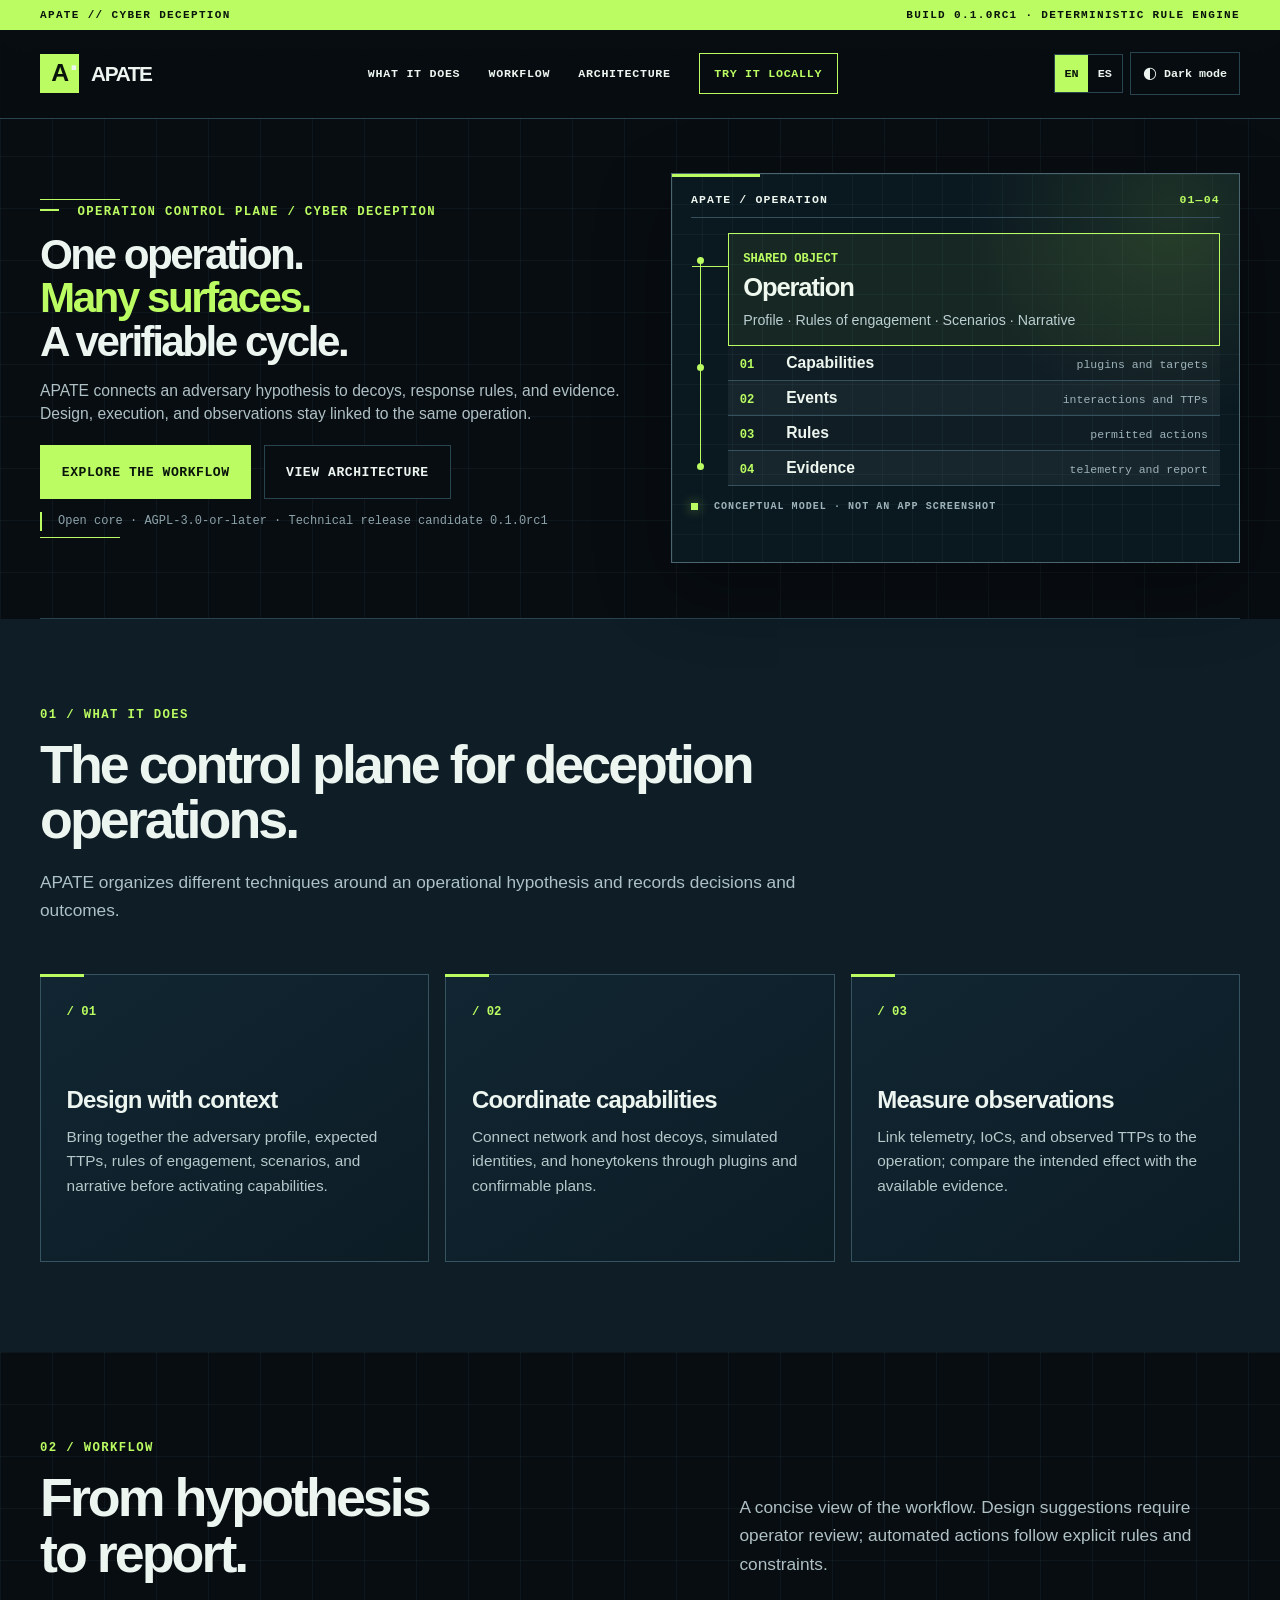
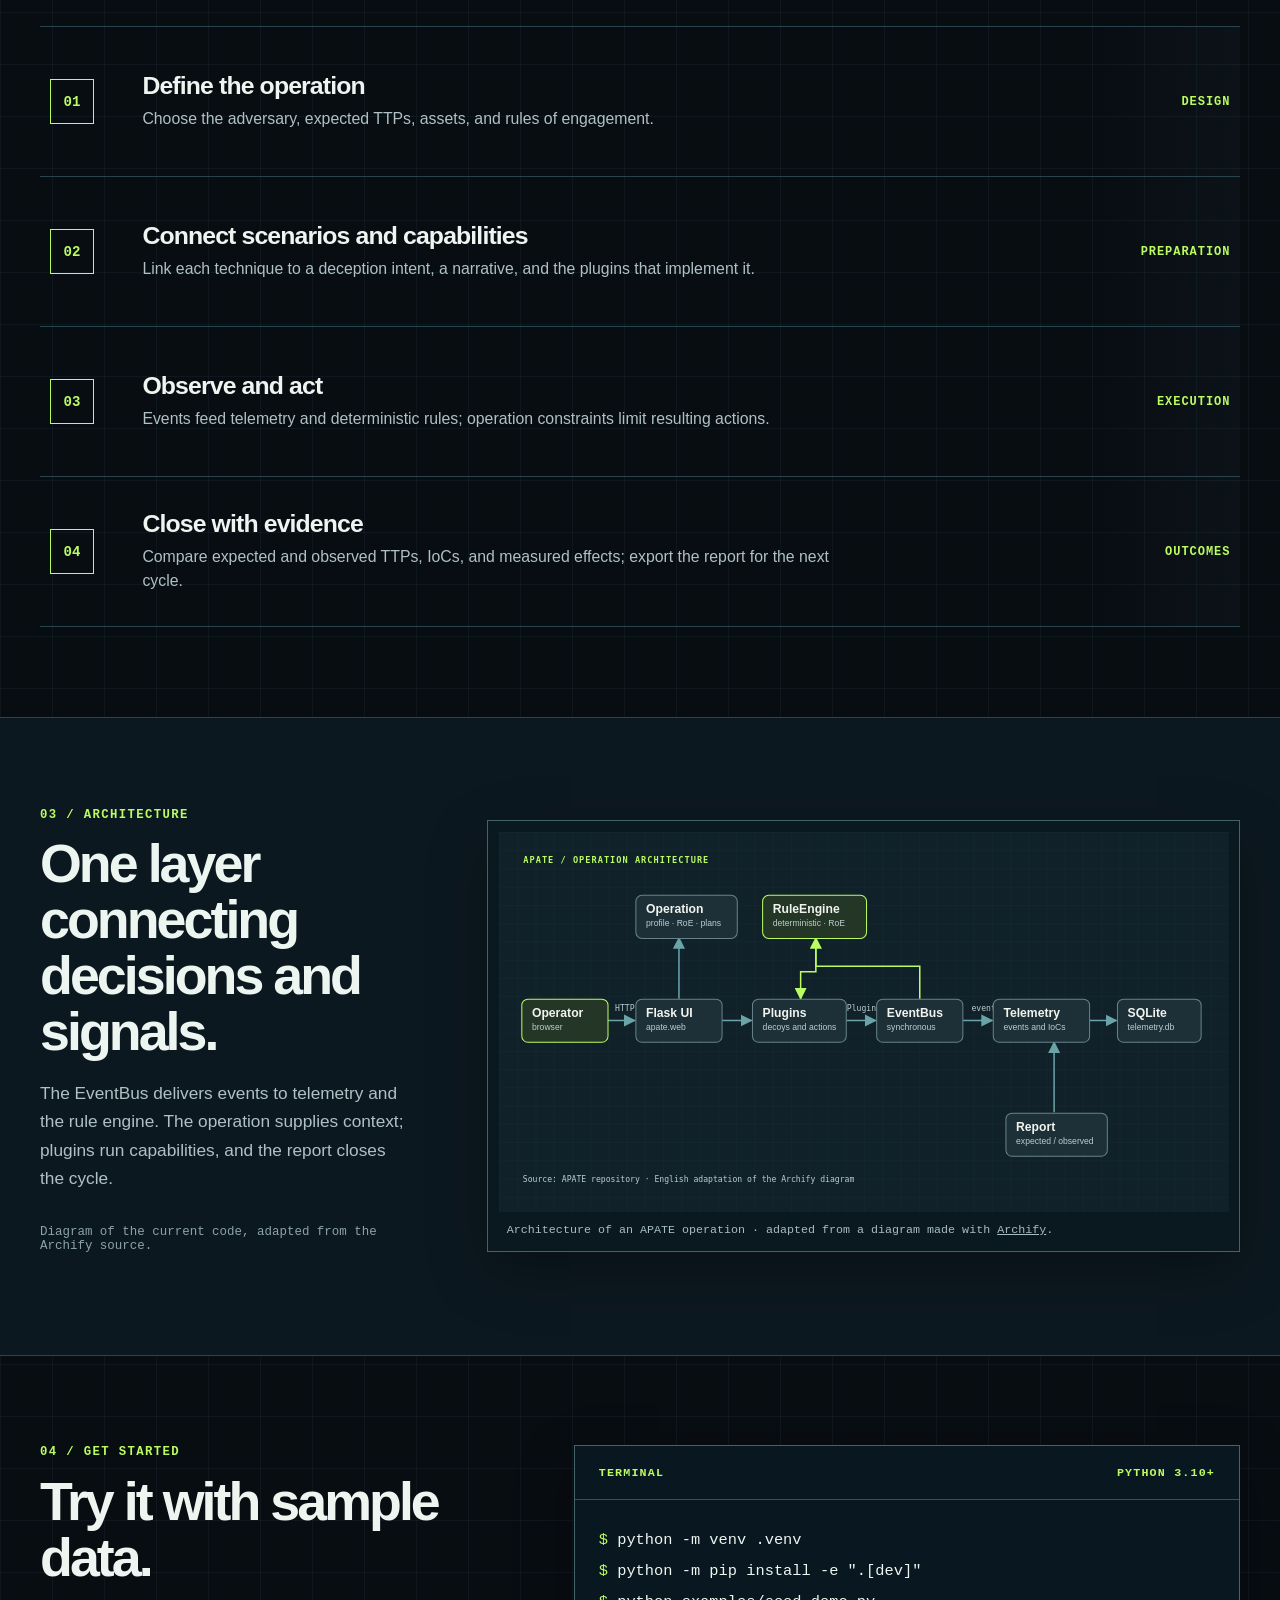
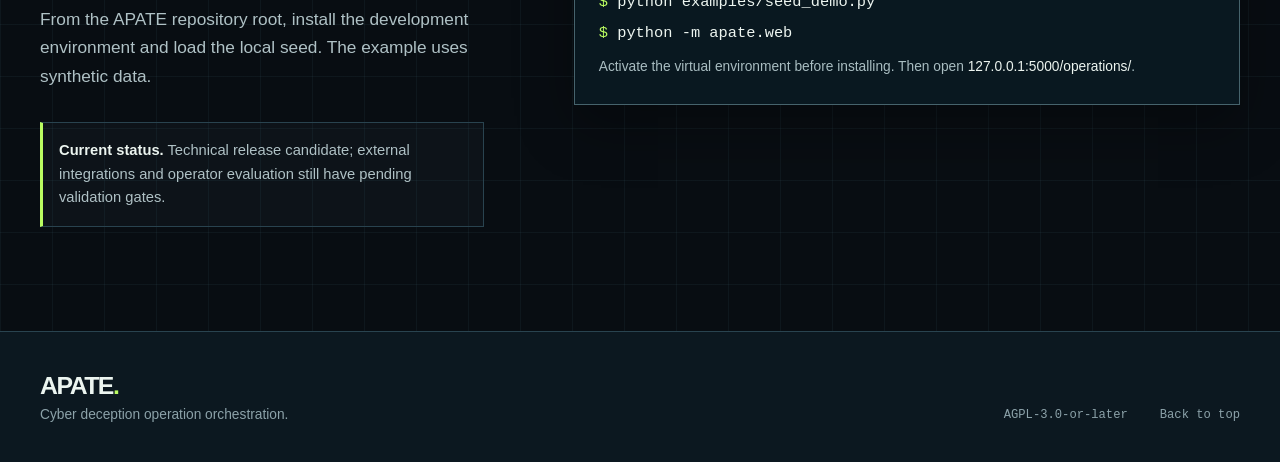
<file: index.html>
<!doctype html>
<html lang="en">
<head>
  <meta charset="utf-8">
  <meta name="viewport" content="width=device-width, initial-scale=1">
  <meta name="theme-color" content="#080d12">
  <meta name="description" content="APATE coordinates cyber deception operations: design, capabilities, deterministic rules, telemetry, and outcomes in one cycle.">
  <title>APATE — cyber deception operations</title>
  <link rel="icon" href="assets/favicon.svg" type="image/svg+xml">
  <script src="site.js"></script>
  <link rel="stylesheet" href="styles.css?v=hero-compact-3">
</head>
<body>
  <a class="skip-link" href="#contenido">Skip to content</a>
  <div class="system-bar"><div class="shell system-bar-inner"><span>APATE // CYBER DECEPTION</span><span>BUILD 0.1.0RC1 · DETERMINISTIC RULE ENGINE</span></div></div>
  <header class="site-header">
    <div class="shell header-inner">
      <a class="wordmark" href="#inicio" aria-label="APATE, back to top"><span class="wordmark-mark" aria-hidden="true">A<span class="mark-dot">.</span></span><span>APATE</span></a>
      <nav class="nav" aria-label="Main navigation">
        <a href="#que-hace">What it does</a>
        <a href="#flujo">Workflow</a>
        <a href="#arquitectura">Architecture</a>
        <a class="nav-cta" href="#probar">Try it locally</a>
      </nav>
      <div class="header-controls">
        <div class="language-toggle" role="group" aria-label="Site language">
          <a href="index.html?lang=en" lang="en" hreflang="en" aria-current="page" data-language-choice="en">EN</a>
          <a href="es/index.html?lang=es" lang="es" hreflang="es" data-language-choice="es">ES</a>
        </div>
        <button class="theme-toggle" type="button" data-theme-toggle aria-label="Dark mode" aria-pressed="false"><span class="theme-symbol" aria-hidden="true">◐</span><span>Dark mode</span></button>
      </div>
    </div>
  </header>

  <main id="contenido">
    <section class="hero shell" id="inicio" aria-labelledby="hero-title">
      <div class="hero-copy">
        <p class="eyebrow"><span class="eyebrow-line"></span> OPERATION CONTROL PLANE / CYBER DECEPTION</p>
        <h1 id="hero-title">One operation.<br><em>Many surfaces.</em><br>A verifiable cycle.</h1>
        <p class="hero-lede">APATE connects an adversary hypothesis to decoys, response rules, and evidence. Design, execution, and observations stay linked to the same operation.</p>
        <div class="hero-actions">
          <a class="button button-primary" href="#flujo">Explore the workflow</a>
          <a class="button button-secondary" href="#arquitectura">View architecture</a>
        </div>
        <p class="hero-note">Open core · AGPL-3.0-or-later · Technical release candidate 0.1.0rc1</p>
      </div>

      <div class="hero-visual" role="img" aria-label="Conceptual operation model: profile, rules, capabilities, and evidence">
        <div class="visual-top"><span>APATE / OPERATION</span><span class="visual-id">01—04</span></div>
        <div class="visual-grid">
          <div class="visual-main">
            <span class="visual-label">SHARED OBJECT</span>
            <strong>Operation</strong>
            <p>Profile · Rules of engagement · Scenarios · Narrative</p>
          </div>
          <div class="visual-rail" aria-hidden="true"><span></span><span></span><span></span></div>
          <div class="visual-step"><span class="visual-index">01</span><span>Capabilities</span><small>plugins and targets</small></div>
          <div class="visual-step"><span class="visual-index">02</span><span>Events</span><small>interactions and TTPs</small></div>
          <div class="visual-step"><span class="visual-index">03</span><span>Rules</span><small>permitted actions</small></div>
          <div class="visual-step"><span class="visual-index">04</span><span>Evidence</span><small>telemetry and report</small></div>
        </div>
        <div class="visual-bottom"><span class="visual-pulse" aria-hidden="true"></span><span>CONCEPTUAL MODEL · NOT AN APP SCREENSHOT</span></div>
      </div>
    </section>

    <section class="section section-dark" id="que-hace" aria-labelledby="que-hace-title">
      <div class="shell">
        <div class="section-heading"><p class="eyebrow">01 / WHAT IT DOES</p><h2 id="que-hace-title">The control plane for deception operations.</h2><p>APATE organizes different techniques around an operational hypothesis and records decisions and outcomes.</p></div>
        <div class="feature-grid">
          <article class="feature"><span class="feature-number">/ 01</span><h3>Design with context</h3><p>Bring together the adversary profile, expected TTPs, rules of engagement, scenarios, and narrative before activating capabilities.</p></article>
          <article class="feature"><span class="feature-number">/ 02</span><h3>Coordinate capabilities</h3><p>Connect network and host decoys, simulated identities, and honeytokens through plugins and confirmable plans.</p></article>
          <article class="feature"><span class="feature-number">/ 03</span><h3>Measure observations</h3><p>Link telemetry, IoCs, and observed TTPs to the operation; compare the intended effect with the available evidence.</p></article>
        </div>
      </div>
    </section>

    <section class="section section-flow shell" id="flujo" aria-labelledby="flujo-title">
      <div class="section-heading section-heading-split"><div><p class="eyebrow">02 / WORKFLOW</p><h2 id="flujo-title">From hypothesis<br>to report.</h2></div><p>A concise view of the workflow. Design suggestions require operator review; automated actions follow explicit rules and constraints.</p></div>
      <ol class="flow-list">
        <li><span class="flow-num">01</span><div><h3>Define the operation</h3><p>Choose the adversary, expected TTPs, assets, and rules of engagement.</p></div><span class="flow-keyword">DESIGN</span></li>
        <li><span class="flow-num">02</span><div><h3>Connect scenarios and capabilities</h3><p>Link each technique to a deception intent, a narrative, and the plugins that implement it.</p></div><span class="flow-keyword">PREPARATION</span></li>
        <li><span class="flow-num">03</span><div><h3>Observe and act</h3><p>Events feed telemetry and deterministic rules; operation constraints limit resulting actions.</p></div><span class="flow-keyword">EXECUTION</span></li>
        <li><span class="flow-num">04</span><div><h3>Close with evidence</h3><p>Compare expected and observed TTPs, IoCs, and measured effects; export the report for the next cycle.</p></div><span class="flow-keyword">OUTCOMES</span></li>
      </ol>
    </section>

    <section class="section section-architecture" id="arquitectura" aria-labelledby="arquitectura-title">
      <div class="shell architecture-layout">
        <div class="architecture-copy"><p class="eyebrow">03 / ARCHITECTURE</p><h2 id="arquitectura-title">One layer connecting decisions and signals.</h2><p>The EventBus delivers events to telemetry and the rule engine. The operation supplies context; plugins run capabilities, and the report closes the cycle.</p><p class="architecture-caption">Diagram of the current code, adapted from the Archify source.</p></div>
        <figure class="architecture-figure"><img src="assets/apate-architecture-en.svg" alt="APATE architecture: operator and interface, operation, plugins, EventBus, rule engine, SQLite telemetry, and report" width="1440" height="750" loading="lazy"><figcaption>Architecture of an APATE operation · adapted from a diagram made with <a href="https://github.com/tt-a1i/archify">Archify</a>.</figcaption></figure>
      </div>
    </section>

    <section class="section section-try shell" id="probar" aria-labelledby="probar-title">
      <div class="try-copy"><p class="eyebrow">04 / GET STARTED</p><h2 id="probar-title">Try it with sample data.</h2><p>From the APATE repository root, install the development environment and load the local seed. The example uses synthetic data.</p><p class="status-note"><strong>Current status.</strong> Technical release candidate; external integrations and operator evaluation still have pending validation gates.</p></div>
      <div class="terminal" aria-label="Commands to run APATE locally"><div class="terminal-top"><span>TERMINAL</span><span>PYTHON 3.10+</span></div><pre><code><span class="prompt">$</span> python -m venv .venv
<span class="prompt">$</span> python -m pip install -e ".[dev]"
<span class="prompt">$</span> python examples/seed_demo.py
<span class="prompt">$</span> python -m apate.web</code></pre><p>Activate the virtual environment before installing. Then open <code>127.0.0.1:5000/operations/</code>.</p></div>
    </section>
  </main>

  <footer class="site-footer"><div class="shell footer-inner"><div><strong>APATE<span class="footer-period">.</span></strong><p>Cyber deception operation orchestration.</p></div><div class="footer-meta"><span>AGPL-3.0-or-later</span><a href="#inicio">Back to top</a></div></div></footer>
</body>
</html>
</file>
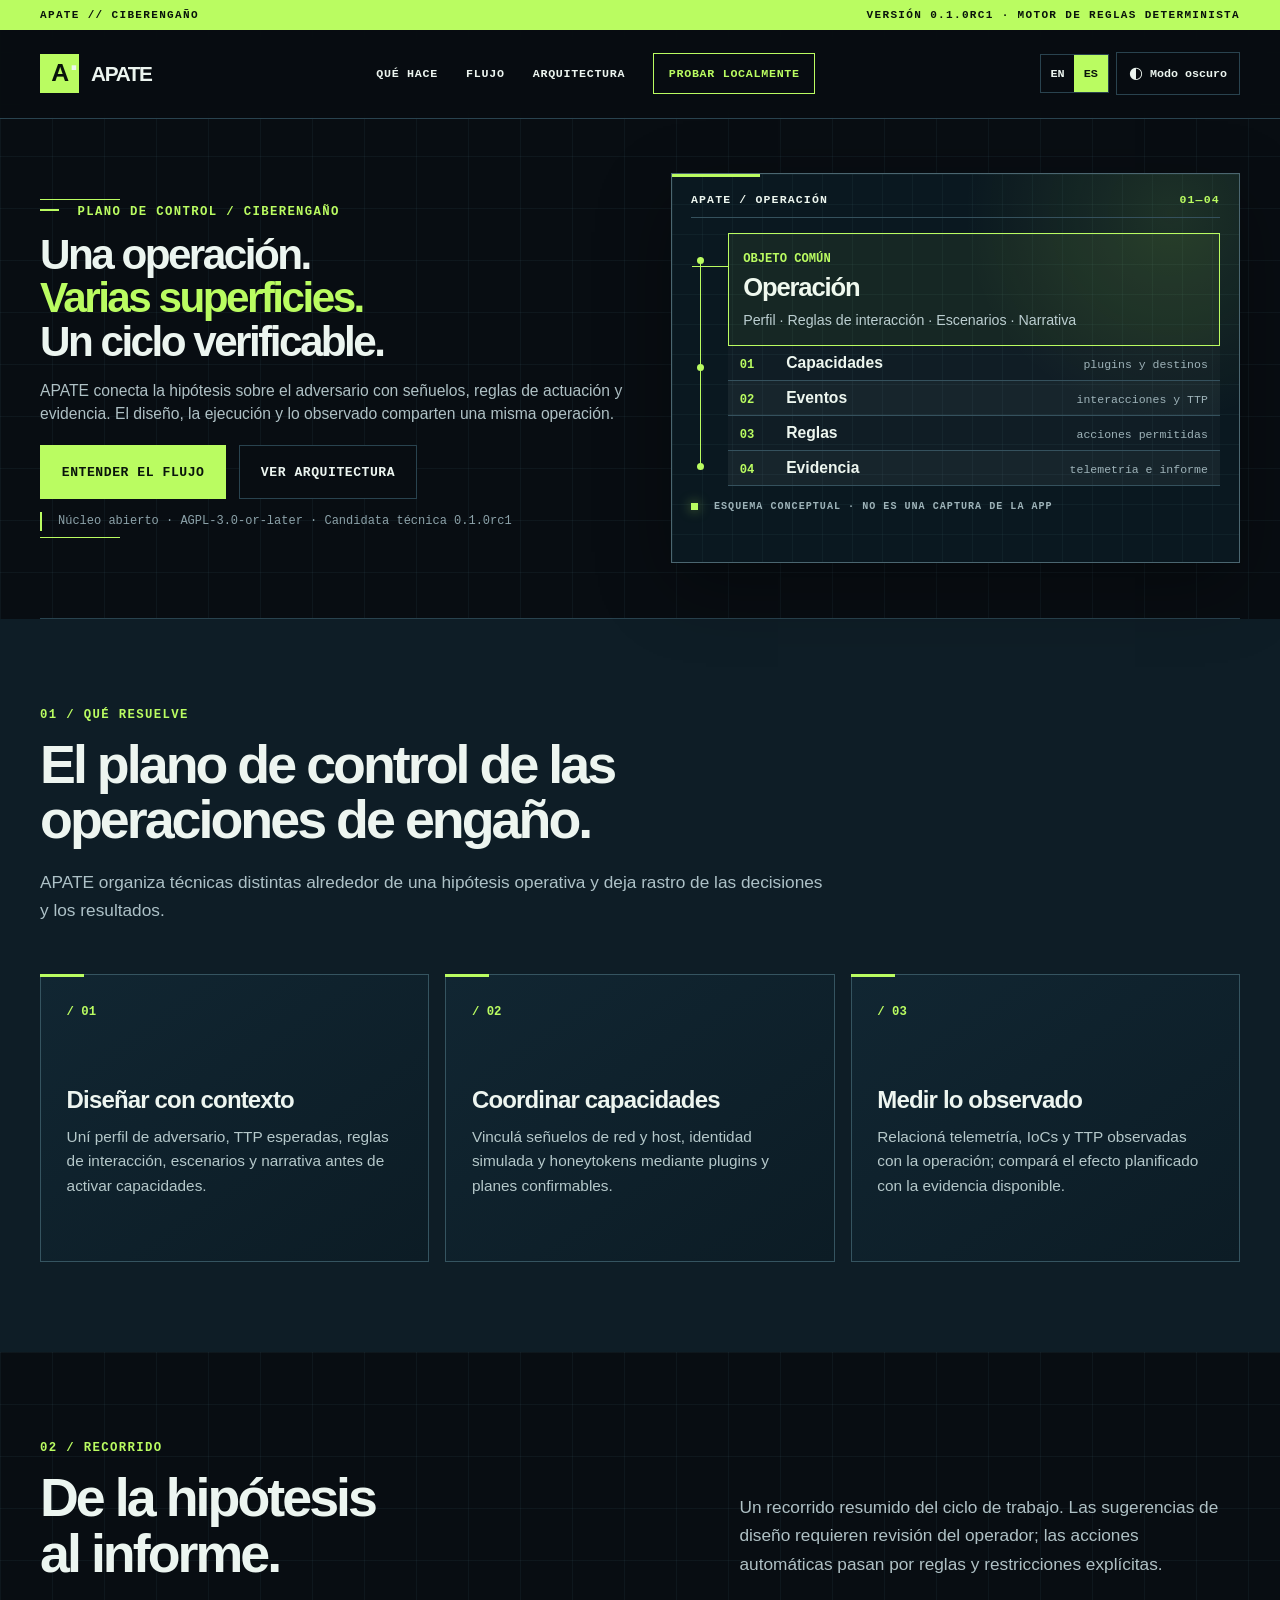
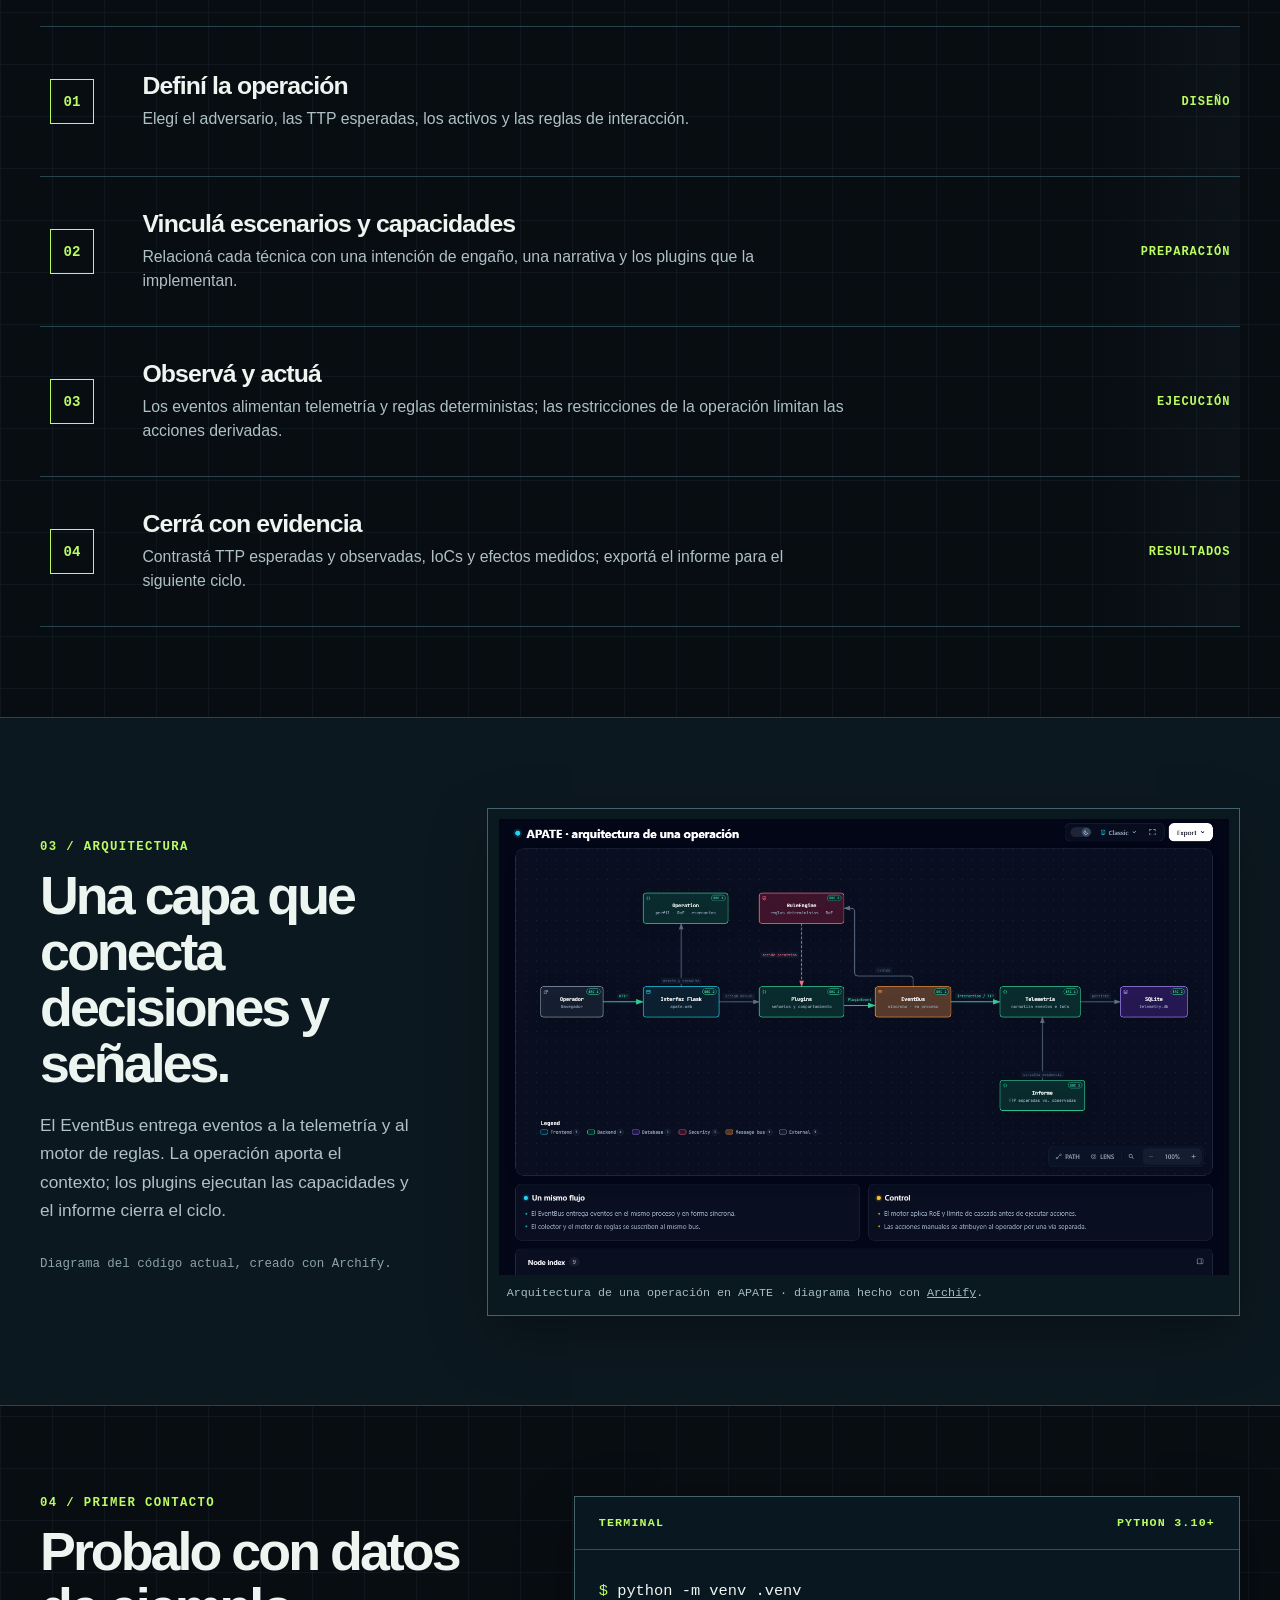
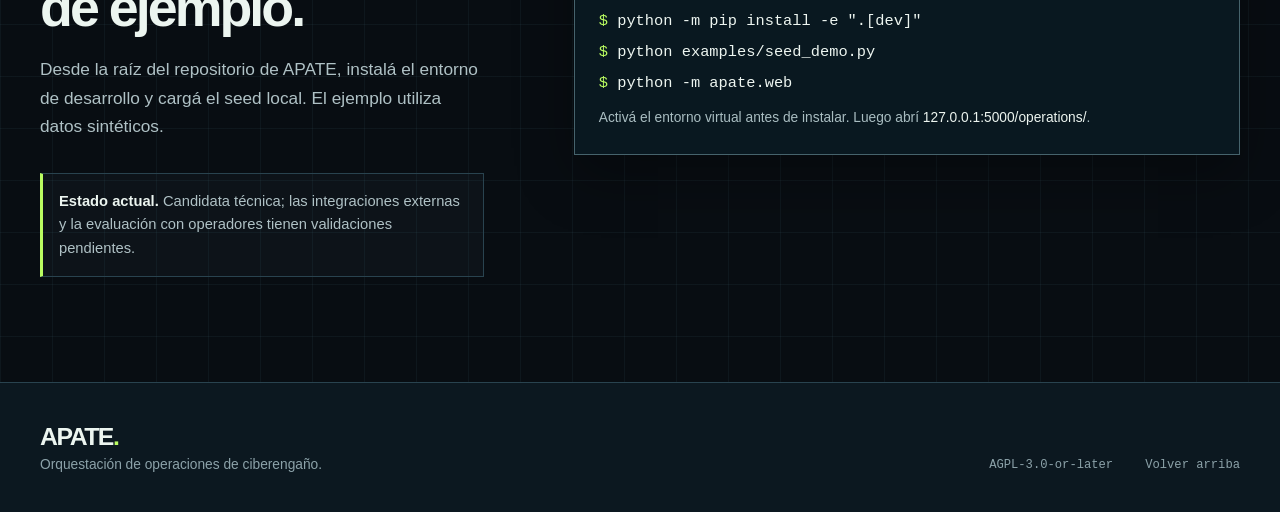
<file: es/index.html>
<!doctype html>
<html lang="es">
<head>
  <meta charset="utf-8">
  <meta name="viewport" content="width=device-width, initial-scale=1">
  <meta name="theme-color" content="#080d12">
  <meta name="description" content="APATE coordina operaciones de ciberengaño: diseño, capacidades, reglas deterministas, telemetría y resultados en un mismo ciclo.">
  <title>APATE — operaciones de ciberengaño</title>
  <link rel="icon" href="../assets/favicon.svg" type="image/svg+xml">
  <script src="../site.js"></script>
  <link rel="stylesheet" href="../styles.css?v=hero-compact-3">
</head>
<body>
  <a class="skip-link" href="#contenido">Saltar al contenido</a>
  <div class="system-bar"><div class="shell system-bar-inner"><span>APATE // CIBERENGAÑO</span><span>VERSIÓN 0.1.0RC1 · MOTOR DE REGLAS DETERMINISTA</span></div></div>
  <header class="site-header">
    <div class="shell header-inner">
      <a class="wordmark" href="#inicio" aria-label="APATE, volver al inicio"><span class="wordmark-mark" aria-hidden="true">A<span class="mark-dot">.</span></span><span>APATE</span></a>
      <nav class="nav" aria-label="Principal">
        <a href="#que-hace">Qué hace</a>
        <a href="#flujo">Flujo</a>
        <a href="#arquitectura">Arquitectura</a>
        <a class="nav-cta" href="#probar">Probar localmente</a>
      </nav>
      <div class="header-controls">
        <div class="language-toggle" role="group" aria-label="Idioma del sitio">
          <a href="../index.html?lang=en" lang="en" hreflang="en" data-language-choice="en">EN</a>
          <a href="index.html?lang=es" lang="es" hreflang="es" aria-current="page" data-language-choice="es">ES</a>
        </div>
        <button class="theme-toggle" type="button" data-theme-toggle aria-label="Modo oscuro" aria-pressed="false"><span class="theme-symbol" aria-hidden="true">◐</span><span>Modo oscuro</span></button>
      </div>
    </div>
  </header>

  <main id="contenido">
    <section class="hero shell" id="inicio" aria-labelledby="hero-title">
      <div class="hero-copy">
        <p class="eyebrow"><span class="eyebrow-line"></span> PLANO DE CONTROL / CIBERENGAÑO</p>
        <h1 id="hero-title">Una operación.<br><em>Varias superficies.</em><br>Un ciclo verificable.</h1>
        <p class="hero-lede">APATE conecta la hipótesis sobre el adversario con señuelos, reglas de actuación y evidencia. El diseño, la ejecución y lo observado comparten una misma operación.</p>
        <div class="hero-actions">
          <a class="button button-primary" href="#flujo">Entender el flujo</a>
          <a class="button button-secondary" href="#arquitectura">Ver arquitectura</a>
        </div>
        <p class="hero-note">Núcleo abierto · AGPL-3.0-or-later · Candidata técnica 0.1.0rc1</p>
      </div>

      <div class="hero-visual" role="img" aria-label="Esquema conceptual de una operación: perfil, reglas, capacidades y evidencia">
        <div class="visual-top"><span>APATE / OPERACIÓN</span><span class="visual-id">01—04</span></div>
        <div class="visual-grid">
          <div class="visual-main">
            <span class="visual-label">OBJETO COMÚN</span>
            <strong>Operación</strong>
            <p>Perfil · Reglas de interacción · Escenarios · Narrativa</p>
          </div>
          <div class="visual-rail" aria-hidden="true"><span></span><span></span><span></span></div>
          <div class="visual-step"><span class="visual-index">01</span><span>Capacidades</span><small>plugins y destinos</small></div>
          <div class="visual-step"><span class="visual-index">02</span><span>Eventos</span><small>interacciones y TTP</small></div>
          <div class="visual-step"><span class="visual-index">03</span><span>Reglas</span><small>acciones permitidas</small></div>
          <div class="visual-step"><span class="visual-index">04</span><span>Evidencia</span><small>telemetría e informe</small></div>
        </div>
        <div class="visual-bottom"><span class="visual-pulse" aria-hidden="true"></span><span>ESQUEMA CONCEPTUAL · NO ES UNA CAPTURA DE LA APP</span></div>
      </div>
    </section>

    <section class="section section-dark" id="que-hace" aria-labelledby="que-hace-title">
      <div class="shell">
        <div class="section-heading"><p class="eyebrow">01 / QUÉ RESUELVE</p><h2 id="que-hace-title">El plano de control de las operaciones de engaño.</h2><p>APATE organiza técnicas distintas alrededor de una hipótesis operativa y deja rastro de las decisiones y los resultados.</p></div>
        <div class="feature-grid">
          <article class="feature"><span class="feature-number">/ 01</span><h3>Diseñar con contexto</h3><p>Uní perfil de adversario, TTP esperadas, reglas de interacción, escenarios y narrativa antes de activar capacidades.</p></article>
          <article class="feature"><span class="feature-number">/ 02</span><h3>Coordinar capacidades</h3><p>Vinculá señuelos de red y host, identidad simulada y honeytokens mediante plugins y planes confirmables.</p></article>
          <article class="feature"><span class="feature-number">/ 03</span><h3>Medir lo observado</h3><p>Relacioná telemetría, IoCs y TTP observadas con la operación; compará el efecto planificado con la evidencia disponible.</p></article>
        </div>
      </div>
    </section>

    <section class="section section-flow shell" id="flujo" aria-labelledby="flujo-title">
      <div class="section-heading section-heading-split"><div><p class="eyebrow">02 / RECORRIDO</p><h2 id="flujo-title">De la hipótesis<br>al informe.</h2></div><p>Un recorrido resumido del ciclo de trabajo. Las sugerencias de diseño requieren revisión del operador; las acciones automáticas pasan por reglas y restricciones explícitas.</p></div>
      <ol class="flow-list">
        <li><span class="flow-num">01</span><div><h3>Definí la operación</h3><p>Elegí el adversario, las TTP esperadas, los activos y las reglas de interacción.</p></div><span class="flow-keyword">DISEÑO</span></li>
        <li><span class="flow-num">02</span><div><h3>Vinculá escenarios y capacidades</h3><p>Relacioná cada técnica con una intención de engaño, una narrativa y los plugins que la implementan.</p></div><span class="flow-keyword">PREPARACIÓN</span></li>
        <li><span class="flow-num">03</span><div><h3>Observá y actuá</h3><p>Los eventos alimentan telemetría y reglas deterministas; las restricciones de la operación limitan las acciones derivadas.</p></div><span class="flow-keyword">EJECUCIÓN</span></li>
        <li><span class="flow-num">04</span><div><h3>Cerrá con evidencia</h3><p>Contrastá TTP esperadas y observadas, IoCs y efectos medidos; exportá el informe para el siguiente ciclo.</p></div><span class="flow-keyword">RESULTADOS</span></li>
      </ol>
    </section>

    <section class="section section-architecture" id="arquitectura" aria-labelledby="arquitectura-title">
      <div class="shell architecture-layout">
        <div class="architecture-copy"><p class="eyebrow">03 / ARQUITECTURA</p><h2 id="arquitectura-title">Una capa que conecta decisiones y señales.</h2><p>El EventBus entrega eventos a la telemetría y al motor de reglas. La operación aporta el contexto; los plugins ejecutan las capacidades y el informe cierra el ciclo.</p><p class="architecture-caption">Diagrama del código actual, creado con Archify.</p></div>
        <figure class="architecture-figure"><img src="../assets/apate-architecture.png" alt="Arquitectura de APATE: operador e interfaz, operación, plugins, EventBus, motor de reglas, telemetría SQLite e informe" width="1440" height="900" loading="lazy"><figcaption>Arquitectura de una operación en APATE · diagrama hecho con <a href="https://github.com/tt-a1i/archify">Archify</a>.</figcaption></figure>
      </div>
    </section>

    <section class="section section-try shell" id="probar" aria-labelledby="probar-title">
      <div class="try-copy"><p class="eyebrow">04 / PRIMER CONTACTO</p><h2 id="probar-title">Probalo con datos de ejemplo.</h2><p>Desde la raíz del repositorio de APATE, instalá el entorno de desarrollo y cargá el seed local. El ejemplo utiliza datos sintéticos.</p><p class="status-note"><strong>Estado actual.</strong> Candidata técnica; las integraciones externas y la evaluación con operadores tienen validaciones pendientes.</p></div>
      <div class="terminal" aria-label="Comandos para probar APATE localmente"><div class="terminal-top"><span>TERMINAL</span><span>PYTHON 3.10+</span></div><pre><code><span class="prompt">$</span> python -m venv .venv
<span class="prompt">$</span> python -m pip install -e ".[dev]"
<span class="prompt">$</span> python examples/seed_demo.py
<span class="prompt">$</span> python -m apate.web</code></pre><p>Activá el entorno virtual antes de instalar. Luego abrí <code>127.0.0.1:5000/operations/</code>.</p></div>
    </section>
  </main>

  <footer class="site-footer"><div class="shell footer-inner"><div><strong>APATE<span class="footer-period">.</span></strong><p>Orquestación de operaciones de ciberengaño.</p></div><div class="footer-meta"><span>AGPL-3.0-or-later</span><a href="#inicio">Volver arriba</a></div></div></footer>
</body>
</html>
</file>
<file: styles.css>
:root {
  color-scheme: dark;
  --paper: #080d12;
  --paper-deep: #0c1820;
  --ink: #ecf5f0;
  --body-text: #afc1c5;
  --muted: #8ca2a9;
  --line: #29434f;
  --grid: rgba(103, 158, 170, .07);
  --signal: #bafc61;
  --signal-ink: #09140b;
  --panel-signal: #bafc61;
  --header-bg: rgba(8, 13, 18, .94);
  --section-bg: #0e1d26;
  --night: #0a1820;
  --night-soft: #112632;
  --night-line: #35515d;
  --shadow: rgba(0, 0, 0, .32);
  font-family: Arial, Helvetica, sans-serif;
  font-synthesis: none;
}

html[data-theme="light"] {
  color-scheme: light;
  --paper: #edf4f4;
  --paper-deep: #dfe9e9;
  --ink: #10232b;
  --body-text: #3b555d;
  --muted: #5c747a;
  --line: #adc3c7;
  --grid: rgba(26, 69, 79, .07);
  --signal: #427000;
  --signal-ink: #ffffff;
  --header-bg: rgba(237, 244, 244, .95);
  --shadow: rgba(22, 53, 65, .14);
}

* { box-sizing: border-box; }
html { scroll-behavior: smooth; }
body {
  margin: 0;
  color: var(--ink);
  background-color: var(--paper);
  background-image:
    linear-gradient(var(--grid) 1px, transparent 1px),
    linear-gradient(90deg, var(--grid) 1px, transparent 1px);
  background-size: 52px 52px;
}
img { display: block; max-width: 100%; }
a { color: inherit; }
a:focus-visible, button:focus-visible { outline: 3px solid var(--signal); outline-offset: 4px; }
section { scroll-margin-top: 8rem; }
.shell { width: min(1360px, calc(100% - 5rem)); margin-inline: auto; }
.skip-link { position: absolute; top: -100px; left: 1rem; z-index: 30; padding: .8rem 1rem; color: var(--signal-ink); background: var(--signal); }
.skip-link:focus { top: 1rem; }

.system-bar { color: var(--signal-ink); background: var(--signal); }
.system-bar-inner {
  display: flex;
  justify-content: space-between;
  gap: 1rem;
  padding-block: .55rem;
  font: 700 .69rem "Courier New", monospace;
  letter-spacing: .12em;
}
.site-header { position: sticky; top: 0; z-index: 20; border-bottom: 1px solid var(--line); background: var(--header-bg); backdrop-filter: blur(14px); }
.header-inner { display: flex; align-items: center; justify-content: space-between; gap: clamp(1rem, 2vw, 2.5rem); min-height: 88px; }
.wordmark { display: inline-flex; align-items: center; gap: .75rem; text-decoration: none; font-size: 1.3rem; font-weight: 900; letter-spacing: -.065em; }
.wordmark-mark { display: grid; place-items: center; position: relative; width: 39px; height: 39px; color: var(--signal-ink); background: var(--signal); font-size: 1.55rem; line-height: 1; }
.mark-dot { position: absolute; top: -11px; right: 2px; color: var(--ink); font-size: 2rem; }
.nav { display: flex; align-items: center; gap: clamp(1rem, 2.2vw, 2.2rem); }
.nav a { font: 700 .73rem "Courier New", monospace; letter-spacing: .06em; text-decoration: none; text-transform: uppercase; }
.nav a:not(.nav-cta):hover, .footer-meta a:hover { color: var(--signal); }
.nav-cta { padding: .8rem .9rem; border: 1px solid var(--signal); color: var(--signal); transition: background .2s, color .2s; }
.nav-cta:hover { color: var(--signal-ink); background: var(--signal); }
.header-controls { display: flex; align-items: center; gap: .45rem; white-space: nowrap; }
.language-toggle { display: inline-flex; border: 1px solid var(--line); }
.language-toggle a { padding: .72rem .6rem; font: 700 .74rem "Courier New", monospace; text-decoration: none; }
.language-toggle a:hover { color: var(--signal); }
.language-toggle a[aria-current="page"] { color: var(--signal-ink); background: var(--signal); }
.language-toggle a[aria-current="page"]:hover { color: var(--signal-ink); }
.theme-toggle { display: inline-flex; align-items: center; gap: .45rem; min-height: 2.7rem; padding: .5rem .75rem; border: 1px solid var(--line); color: var(--ink); background: transparent; font: 700 .73rem "Courier New", monospace; cursor: pointer; }
.theme-toggle:hover, .theme-toggle[aria-pressed="true"] { border-color: var(--signal); color: var(--signal); background: rgba(129, 195, 111, .06); }
.theme-symbol { font-size: 1rem; line-height: 1; }

.hero { display: grid; grid-template-columns: minmax(0, 1.02fr) minmax(0, .98fr); align-items: center; gap: clamp(1.5rem, 3vw, 3rem); min-height: 500px; padding-block: clamp(1.5rem, 2.5vw, 2.5rem); border-bottom: 1px solid var(--line); }
.hero-copy { position: relative; padding-block: .4rem; }
.hero-copy::before, .hero-copy::after { content: ""; position: absolute; left: 0; width: 5rem; height: 1px; background: var(--signal); }
.hero-copy::before { top: 0; }
.hero-copy::after { bottom: 0; }
.eyebrow { margin: 0 0 .9rem; color: var(--signal); font: 700 .77rem "Courier New", monospace; letter-spacing: .11em; text-transform: uppercase; }
.eyebrow-line { display: inline-block; width: 1.2rem; height: 2px; margin: 0 .6rem .22rem 0; background: currentColor; }
h1, h2, h3, p { overflow-wrap: break-word; }
h1, h2, h3 { margin-top: 0; }
h1 { margin-bottom: 1rem; font-size: clamp(2.5rem, 3.3vw, 3.75rem); line-height: 1.02; letter-spacing: -.06em; font-weight: 900; }
h1 em { color: var(--signal); font-style: normal; }
.hero-lede { max-width: 37rem; margin-bottom: 0; color: var(--body-text); font-size: clamp(.98rem, 1.15vw, 1.05rem); line-height: 1.5; }
.hero-actions { display: flex; flex-wrap: wrap; gap: .8rem; margin-top: 1.2rem; }
.button { display: inline-flex; align-items: center; justify-content: center; min-height: 3.4rem; padding: .8rem 1.3rem; border: 1px solid var(--line); font: 700 .82rem "Courier New", monospace; letter-spacing: .04em; text-decoration: none; text-transform: uppercase; transition: transform .2s, background .2s, color .2s; }
.button:hover { transform: translateY(-2px); }
.button-primary { border-color: var(--signal); color: var(--signal-ink); background: var(--signal); }
.button-primary:hover { box-shadow: 0 0 24px rgba(186, 252, 97, .22); }
.button-secondary { color: var(--ink); background: var(--paper); }
.button-secondary:hover { border-color: var(--signal); color: var(--signal); }
.hero-note { margin: .8rem 0 0; padding-left: 1rem; border-left: 2px solid var(--signal); color: var(--muted); font: .75rem/1.6 "Courier New", monospace; }

.hero-visual {
  position: relative;
  min-height: 390px;
  overflow: hidden;
  padding: clamp(.9rem, 1.5vw, 1.3rem);
  border: 1px solid #4b6670;
  color: #edf6ef;
  background-color: var(--night);
  background-image:
    radial-gradient(circle at 88% 10%, rgba(186, 252, 97, .11), transparent 34%),
    linear-gradient(rgba(127, 183, 197, .055) 1px, transparent 1px),
    linear-gradient(90deg, rgba(127, 183, 197, .055) 1px, transparent 1px);
  background-size: auto, 30px 30px, 30px 30px;
  box-shadow: 0 24px 70px var(--shadow);
}
.hero-visual::before { content: ""; position: absolute; top: 0; left: 0; width: 88px; height: 3px; background: var(--panel-signal); }
.visual-top, .visual-bottom { display: flex; align-items: center; justify-content: space-between; gap: 1rem; font: 700 .72rem "Courier New", monospace; letter-spacing: .1em; }
.visual-top { padding-bottom: .7rem; border-bottom: 1px solid var(--night-line); }
.visual-id { color: var(--panel-signal); }
.visual-grid { position: relative; margin-top: .9rem; padding-left: 2.3rem; }
.visual-main { position: relative; padding: .9rem; border: 1px solid var(--panel-signal); color: #eff8ee; background: rgba(186, 252, 97, .065); }
.visual-main::before { content: ""; position: absolute; top: 2rem; left: -2.3rem; width: 2.3rem; height: 1px; background: var(--panel-signal); }
.visual-label, .visual-index { color: var(--panel-signal); font: 700 .76rem "Courier New", monospace; }
.visual-main strong { display: block; margin: .45rem 0; font-size: clamp(1.5rem, 2vw, 2rem); letter-spacing: -.045em; }
.visual-main p { margin: 0; color: #bbced0; font-size: .89rem; line-height: 1.5; }
.visual-rail { position: absolute; left: .55rem; top: 1.5rem; bottom: 1rem; width: 1px; background: var(--panel-signal); }
.visual-rail span { position: absolute; left: -3px; width: 7px; height: 7px; border-radius: 50%; background: var(--panel-signal); }
.visual-rail span:nth-child(1) { top: 0; }
.visual-rail span:nth-child(2) { top: 50%; }
.visual-rail span:nth-child(3) { bottom: 0; }
.visual-step { display: grid; grid-template-columns: 2.4rem minmax(0, 1fr) auto; align-items: baseline; gap: .5rem; padding: .5rem .75rem; border-bottom: 1px solid var(--night-line); background: rgba(255, 255, 255, .025); font-size: .98rem; font-weight: 800; }
.visual-step:nth-child(2n) { background: rgba(255, 255, 255, .055); }
.visual-step small { color: #9eb3b9; font: .72rem "Courier New", monospace; text-align: right; }
.visual-bottom { justify-content: flex-start; margin-top: .8rem; color: #9eb3b9; font-size: .63rem; line-height: 1.5; }
.visual-pulse { flex: 0 0 auto; width: 7px; height: 7px; background: var(--panel-signal); box-shadow: 0 0 12px rgba(186, 252, 97, .55); }

.section { padding-block: clamp(5rem, 7vw, 8rem); }
.section-dark { color: #edf5f0; background: var(--section-bg); }
.section-heading { max-width: 49rem; }
.section-heading h2, .architecture-copy h2, .try-copy h2 { margin-bottom: 1.2rem; font-size: clamp(2.6rem, 4.2vw, 4.7rem); line-height: 1.04; letter-spacing: -.055em; }
.section-heading > p:last-child, .architecture-copy > p:not(.eyebrow):not(.architecture-caption), .try-copy > p:not(.eyebrow):not(.status-note) { font-size: 1.08rem; line-height: 1.65; }
.section-dark .section-heading > p:last-child { color: #adc1c7; }
.section-dark .eyebrow { color: var(--panel-signal); }
.feature-grid { display: grid; grid-template-columns: repeat(3, 1fr); gap: 1rem; margin-top: 3.1rem; }
.feature { position: relative; min-height: 288px; padding: 1.6rem; border: 1px solid #355460; background: linear-gradient(145deg, #112632, #0c1c25); }
.feature::before { content: ""; position: absolute; top: -1px; left: -1px; width: 44px; height: 3px; background: var(--panel-signal); }
.feature-number { color: var(--panel-signal); font: 700 .77rem "Courier New", monospace; }
.feature h3 { margin: 4.2rem 0 .75rem; font-size: 1.5rem; line-height: 1.13; letter-spacing: -.035em; }
.feature p { margin: 0; color: #b5c8ca; font-size: .96rem; line-height: 1.58; }

.section-heading-split { display: grid; grid-template-columns: 1fr .75fr; gap: 2rem; align-items: end; max-width: none; margin-bottom: 2.8rem; }
.section-heading-split h2 { margin-bottom: 0; }
.section-heading-split > p { max-width: 31rem; margin-bottom: .2rem; color: var(--body-text); }
.flow-list { padding: 0; margin: 0; list-style: none; border-top: 1px solid var(--line); }
.flow-list li { display: grid; grid-template-columns: 4.5rem minmax(0, 1fr) 10rem; gap: 1.3rem; align-items: center; min-height: 150px; padding-inline: .6rem; border-bottom: 1px solid var(--line); background: linear-gradient(90deg, transparent 88%, rgba(127, 183, 197, .035)); }
.flow-list li:hover { background: rgba(127, 183, 197, .06); }
.flow-num { display: grid; place-items: center; width: 2.8rem; height: 2.8rem; border: 1px solid var(--signal); color: var(--signal); font: 700 .88rem "Courier New", monospace; }
.flow-list h3 { margin-bottom: .45rem; font-size: 1.55rem; letter-spacing: -.035em; }
.flow-list p { max-width: 44rem; margin: 0; color: var(--body-text); font-size: .99rem; line-height: 1.55; }
.flow-keyword { color: var(--signal); font: 700 .75rem "Courier New", monospace; letter-spacing: .08em; text-align: right; }

.section-architecture { background: var(--paper-deep); border-top: 1px solid var(--line); border-bottom: 1px solid var(--line); }
.architecture-layout { display: grid; grid-template-columns: minmax(0, .66fr) minmax(0, 1.34fr); gap: clamp(2rem, 6vw, 7rem); align-items: center; }
.architecture-copy > p:not(.eyebrow):not(.architecture-caption) { color: var(--body-text); }
.architecture-caption { margin-top: 2rem; color: var(--muted); font: .78rem "Courier New", monospace; }
.architecture-figure { margin: 0; padding: .65rem; border: 1px solid #45616b; background: var(--night); box-shadow: 0 20px 55px var(--shadow); }
.architecture-figure img { width: 100%; height: auto; }
.architecture-figure figcaption { padding: .7rem .5rem .25rem; color: #a7bdc2; font: .73rem "Courier New", monospace; }
.architecture-figure a:hover { color: var(--panel-signal); }

.section-try { display: grid; grid-template-columns: minmax(0, .8fr) minmax(0, 1.2fr); gap: clamp(2rem, 7vw, 7rem); align-items: start; }
.try-copy > p:not(.eyebrow):not(.status-note) { color: var(--body-text); }
.status-note { margin-top: 2rem; padding: 1rem; border: 1px solid var(--line); border-left: 3px solid var(--signal); color: var(--body-text); font-size: .92rem; line-height: 1.6; background: rgba(127, 183, 197, .04); }
.status-note strong { color: var(--ink); }
.terminal { color: #edf5f0; border: 1px solid #46636c; background: #091820; box-shadow: 0 20px 55px var(--shadow); }
.terminal-top { display: flex; justify-content: space-between; gap: 1rem; padding: 1.2rem 1.5rem; border-bottom: 1px solid #35515c; color: var(--panel-signal); font: 700 .73rem "Courier New", monospace; letter-spacing: .1em; }
.terminal pre { overflow-x: auto; padding: 1.6rem 1.5rem .5rem; margin: 0; font: .96rem/2 "Courier New", monospace; }
.terminal code { font-family: inherit; }
.terminal .prompt { color: var(--panel-signal); }
.terminal p { padding: 0 1.5rem 1.6rem; margin: 0; color: #a9bdc1; font-size: .86rem; line-height: 1.6; }
.terminal p code { color: #edf5f0; }

.site-footer { border-top: 1px solid var(--line); background: var(--paper-deep); }
.footer-inner { display: flex; justify-content: space-between; align-items: end; gap: 2rem; padding-block: 2.5rem; }
.footer-inner strong { font-size: 1.55rem; font-weight: 900; letter-spacing: -.06em; }
.footer-period { color: var(--signal); }
.footer-inner p { margin: .4rem 0 0; color: var(--muted); font-size: .86rem; }
.footer-meta { display: flex; gap: 2rem; color: var(--muted); font: .76rem "Courier New", monospace; }
.footer-meta a { text-decoration: none; }

@media (max-width: 1100px) {
  .shell { width: min(100% - 3rem, 900px); }
  .header-inner { flex-wrap: wrap; gap: 1rem 1.5rem; padding-block: 1rem; }
  .nav { order: 3; width: 100%; justify-content: flex-start; }
  .hero { grid-template-columns: 1fr; min-height: auto; }
  .hero-visual { min-height: auto; max-width: 700px; }
  .architecture-layout { grid-template-columns: 1fr; }
  .architecture-copy { max-width: 46rem; }
}

@media (max-width: 720px) {
  .shell { width: calc(100% - 2rem); }
  section { scroll-margin-top: 12rem; }
  .system-bar-inner { flex-wrap: wrap; font-size: .62rem; }
  .header-inner { align-items: flex-start; flex-direction: column; gap: .75rem; }
  .header-controls { width: 100%; justify-content: space-between; }
  .nav { width: 100%; overflow-x: auto; gap: 1.2rem; padding-bottom: .3rem; white-space: nowrap; }
  .nav a { font-size: .7rem; }
  .nav-cta { padding: .55rem .65rem; }
  .hero { gap: 1.5rem; padding-block: 1.5rem 2rem; }
  .hero-copy { padding-block: .5rem; }
  .hero .eyebrow { margin-bottom: .9rem; font-size: .67rem; }
  h1 { margin-bottom: 1rem; font-size: clamp(2.25rem, 9.4vw, 3.1rem); line-height: 1.02; }
  .hero-lede { font-size: 1rem; line-height: 1.55; }
  .hero-actions { gap: .6rem; margin-top: 1.3rem; }
  .hero .button { min-height: 3rem; padding: .65rem .9rem; font-size: .73rem; }
  .hero-note { margin-top: 1rem; font-size: .69rem; }
  .hero-visual { padding: 1rem; }
  .visual-top { padding-bottom: .8rem; }
  .visual-grid { margin-top: 1rem; padding-left: 1.4rem; }
  .visual-main { padding: 1rem; }
  .visual-main::before { left: -1.4rem; width: 1.4rem; }
  .visual-main strong { font-size: 1.6rem; }
  .visual-rail { left: .25rem; }
  .visual-step { grid-template-columns: 1.6rem 1fr; padding: .5rem; font-size: .95rem; }
  .visual-step small { display: none; }
  .visual-bottom { margin-top: 1rem; font-size: .6rem; }
  .feature-grid, .section-heading-split, .section-try { grid-template-columns: 1fr; }
  .feature { min-height: 238px; }
  .feature h3 { margin-top: 2.5rem; }
  .flow-list li { grid-template-columns: 3rem 1fr; gap: .5rem 1rem; padding-block: 1.4rem; }
  .flow-keyword { grid-column: 2; text-align: left; }
  .footer-inner { align-items: flex-start; flex-direction: column; }
}

@media (prefers-reduced-motion: reduce) {
  html { scroll-behavior: auto; }
  .button, .nav-cta { transition: none; }
}
</file>
